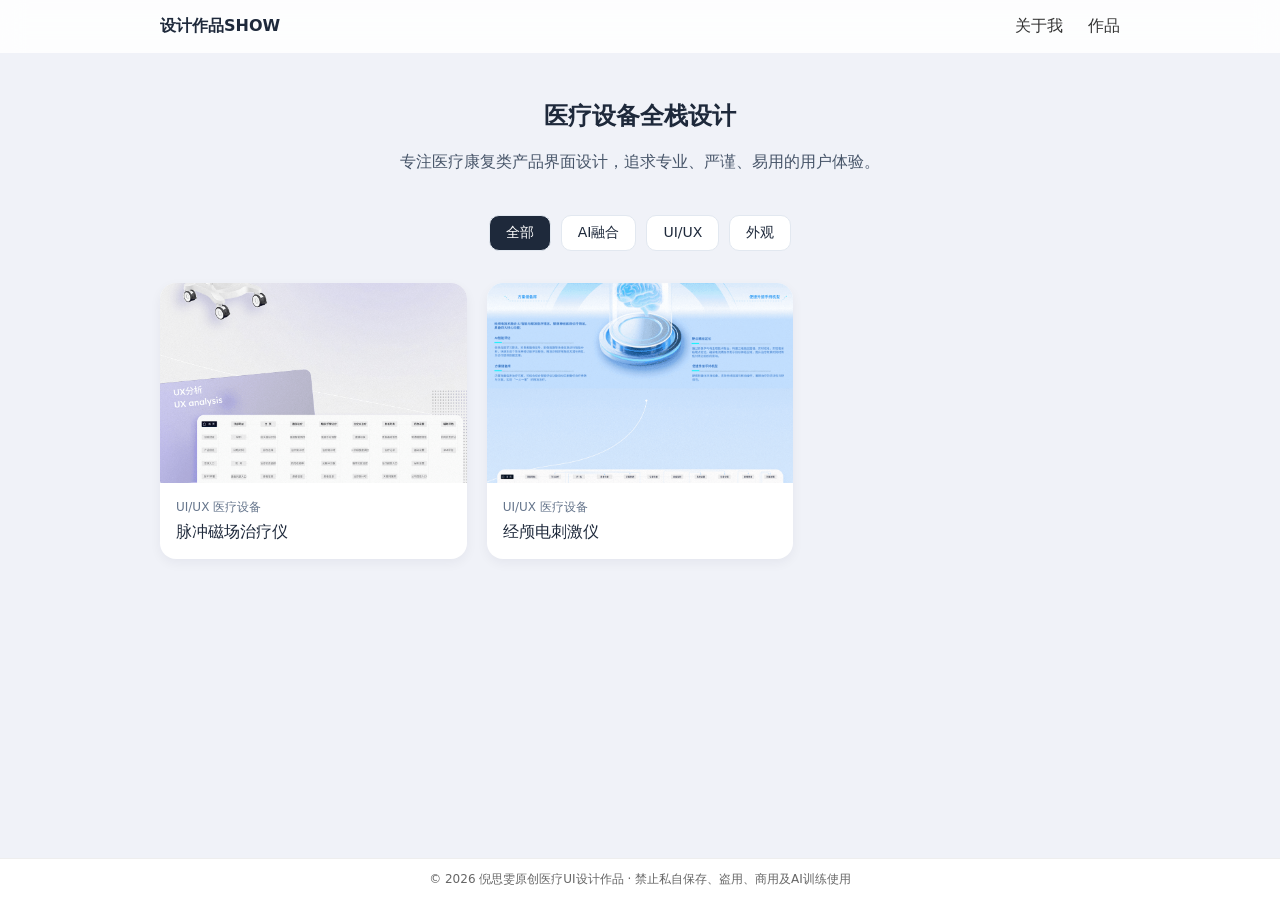
<file: index.html>
<!DOCTYPE html>
<html lang="zh-CN">
<head>
<meta charset="UTF-8">
<meta name="viewport" content="width=device-width, initial-scale=1.0, maximum-scale=1.0, user-scalable=no">
<title>设计NISIWEN作品一览</title>
<style>
*{margin:0;padding:0;box-sizing:border-box}
html{scroll-behavior:smooth}
body{font-family:system-ui,sans-serif;background:#f0f2f8;color:#1E293B;padding-bottom:80px}
header{position:fixed;top:0;left:0;width:100%;background:rgba(255,255,255,.85);backdrop-filter:blur(12px);z-index:90}
.nav{max-width:1000px;margin:0 auto;padding:16px 20px;display:flex;justify-content:space-between;align-items:center}
.logo{font-weight:600}
.menu a{margin-left:20px;text-decoration:none;color:#333}

.about{max-width:700px;margin:0 auto;padding:100px 20px 40px;text-align:center}
.about h2{font-size:24px;margin-bottom:16px}
.about p{color:#475569;line-height:1.7}

.category{display:flex;gap:10px;justify-content:center;margin-bottom:32px;flex-wrap:wrap;padding:0 20px}
.cat{padding:8px 16px;border-radius:10px;background:#fff;border:1px solid #e2e8f0;font-size:14px;cursor:pointer}
.cat.active{background:#1E293B;color:#fff}

.grid{max-width:1000px;margin:0 auto;display:grid;grid-template-columns:repeat(auto-fill,minmax(280px,1fr));gap:20px;padding:0 20px}
.item{background:#fff;border-radius:16px;overflow:hidden;box-shadow:0 4px 12px rgba(0,20,60,.05)}
.thumb-img{width:100%;height:200px;object-fit:cover;display:block}
.info{padding:16px}
.tag{font-size:12px;color:#64748b;margin-bottom:6px}
.title{font-size:16px;font-weight:500}

.modal{display:none;position:fixed;inset:0;background:rgba(0,0,0,.6);z-index:99;padding:16px;align-items:center;justify-content:center}
.modalBox{background:#fff;border-radius:20px;max-width:750px;width:100%;max-height:85vh;overflow-y:auto;padding:20px;position:relative}
.close{position:absolute;right:16px;top:12px;font-size:22px;cursor:pointer}
.modal-img{width:100%;height:auto;border-radius:12px;margin-bottom:12px}

.footer{position:fixed;left:0;bottom:0;width:100%;background:#fff;padding:12px 0;text-align:center;font-size:12px;color:#666;border-top:1px solid #eee}

@media (max-width:600px){
  .grid{grid-template-columns:1fr}
  .about h2{font-size:22px}
  .nav{padding:14px 16px}
}
</style>
</head>

<body>

<header>
  <div class="nav">
    <div class="logo">设计作品SHOW</div>
    <div class="menu">
      <a href="about.html">关于我</a>
      <a href="index.html#works">作品</a>
    </div>
  </div>
</header>

<section class="about">
  <h2>医疗设备全栈设计</h2>
  <p>专注医疗康复类产品界面设计，追求专业、严谨、易用的用户体验。</p>
</section>

<div class="category" id="works">
  <div class="cat active" data-type="all">全部</div>
  <div class="cat" data-type="ai">AI融合</div>
  <div class="cat" data-type="ui">UI/UX</div>
  <div class="cat" data-type="visual">外观</div>
</div>

<div class="grid">
  <div class="item" data-type="ui" onclick="openModal(1)">
    <img src="sxc1.png" class="thumb-img" loading="lazy">
    <div class="info">
      <div class="tag">UI/UX 医疗设备</div>
      <div class="title">脉冲磁场治疗仪</div>
    </div>
  </div>

  <div class="item" data-type="ui" onclick="openModal(2)">
    <img src="JLD1.png" class="thumb-img" loading="lazy">
    <div class="info">
      <div class="tag">UI/UX 医疗设备</div>
      <div class="title">经颅电刺激仪</div>
    </div>
  </div>
</div>

<div class="modal" id="modal1">
  <div class="modalBox">
    <div class="close" onclick="closeModal(1)">×</div>
    <img src="sxc1.png" loading="lazy" class="modal-img">
    <img src="sxc2.png" loading="lazy" class="modal-img">
  </div>
</div>

<div class="modal" id="modal2">
  <div class="modalBox">
    <div class="close" onclick="closeModal(2)">×</div>
    <img src="JLD1.png" loading="lazy" class="modal-img">
    <img src="JLD2.png" loading="lazy" class="modal-img">
    <img src="JLD3.png" loading="lazy" class="modal-img">
  </div>
</div>

<div class="footer">
  © 2026 倪思雯原创医疗UI设计作品 · 禁止私自保存、盗用、商用及AI训练使用
</div>

<script>
function openModal(n){document.getElementById('modal'+n).style.display='flex'}
function closeModal(n){document.getElementById('modal'+n).style.display='none'}

const cats=document.querySelectorAll('.cat');
const items=document.querySelectorAll('.item');
cats.forEach(c=>{
  c.addEventListener('click',()=>{
    cats.forEach(x=>x.classList.remove('active'));
    c.classList.add('active');
    let t=c.dataset.type;
    items.forEach(i=>{
      if(t==='all'||i.dataset.type===t) i.style.display='block';
      else i.style.display='none';
    })
  })
})
</script>

</body>
</html>
</file>
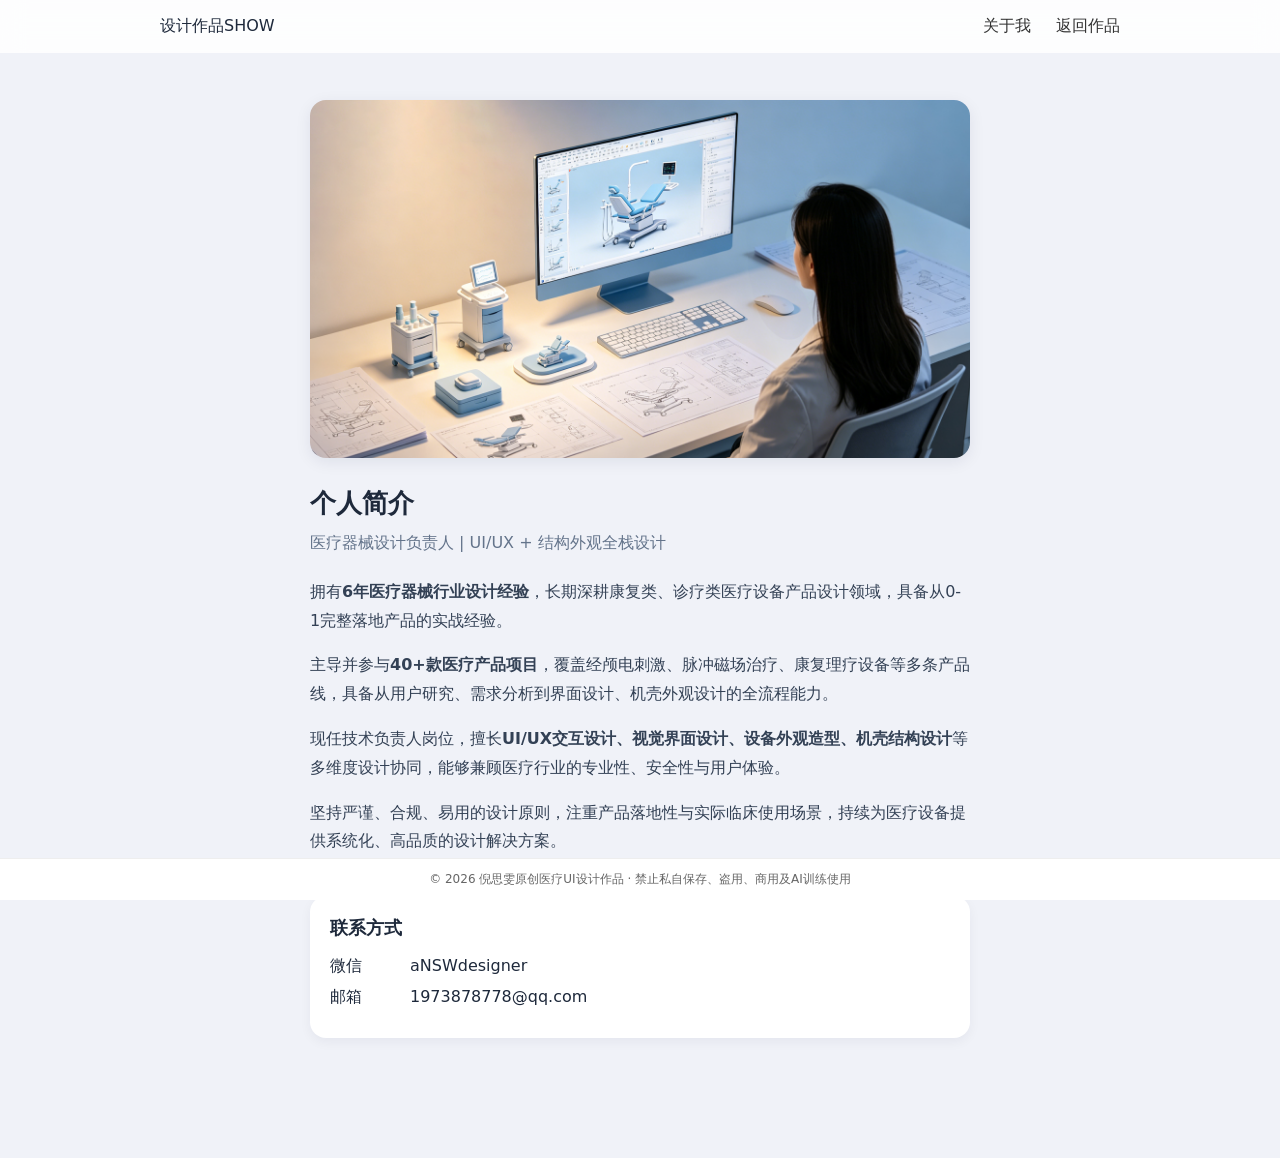
<file: about.html>
<!DOCTYPE html>
<html lang="zh-CN">
<head>
<meta charset="UTF-8">
<meta name="viewport" content="width=device-width, initial-scale=1.0">
<title>关于我 - 医疗设备设计负责人</title>
<style>
*{margin:0;padding:0;box-sizing:border-box}
body{font-family:system-ui,sans-serif;background:#f0f2f8;color:#1E293B;padding-bottom:80px}
header{position:fixed;top:0;left:0;width:100%;background:rgba(255,255,255,.85);backdrop-filter:blur(12px);z-index:90}
.nav{max-width:1000px;margin:auto;padding:16px 20px;display:flex;justify-content:space-between;align-items:center}
.menu a{margin-left:20px;text-decoration:none;color:#333}

.profile{max-width:700px;margin:0 auto;padding:100px 20px 40px}
.profile-img{width:100%;height:auto;border-radius:16px;margin-bottom:24px;box-shadow:0 4px 16px rgba(0,20,60,.08)}
.profile h1{font-size:26px;margin-bottom:12px}
.profile .title{color:#64748b;font-size:16px;margin-bottom:24px}
.profile .content{line-height:1.8;font-size:16px;color:#334155}
.profile .content p{margin-bottom:16px}

/* 联系方式样式 */
.contact{margin-top:40px;padding:20px;background:#fff;border-radius:16px;box-shadow:0 4px 12px rgba(0,20,60,.05)}
.contact h3{margin-bottom:16px;font-size:18px}
.contact .item{display:flex;gap:10px;margin-bottom:10px;font-size:16px}
.contact .label{width:70px;font-weight:500;color:#1E293B}

.footer{position:fixed;left:0;bottom:0;width:100%;background:#fff;padding:12px 0;text-align:center;font-size:12px;color:#666;border-top:1px solid #eee}
</style>
</head>

<body>

<header>
  <div class="nav">
    <div class="logo">设计作品SHOW</div>
    <div class="menu">
      <a href="about.html">关于我</a>
      <a href="index.html">返回作品</a>
    </div>
  </div>
</header>

<div class="profile">
  <img src="medical-bg.jpg" class="profile-img" alt="医疗设计背景">

  <h1>个人简介</h1>
  <div class="title">医疗器械设计负责人 | UI/UX + 结构外观全栈设计</div>

  <div class="content">
    <p>拥有<strong>6年医疗器械行业设计经验</strong>，长期深耕康复类、诊疗类医疗设备产品设计领域，具备从0-1完整落地产品的实战经验。</p>

    <p>主导并参与<strong>40+款医疗产品项目</strong>，覆盖经颅电刺激、脉冲磁场治疗、康复理疗设备等多条产品线，具备从用户研究、需求分析到界面设计、机壳外观设计的全流程能力。</p>

    <p>现任技术负责人岗位，擅长<strong>UI/UX交互设计、视觉界面设计、设备外观造型、机壳结构设计</strong>等多维度设计协同，能够兼顾医疗行业的专业性、安全性与用户体验。</p>

    <p>坚持严谨、合规、易用的设计原则，注重产品落地性与实际临床使用场景，持续为医疗设备提供系统化、高品质的设计解决方案。</p>
  </div>

  <!-- 联系方式 -->
  <div class="contact">
    <h3>联系方式</h3>
    <div class="item">
      <div class="label">微信</div>
      <div>aNSWdesigner</div>
    </div>
    <div class="item">
      <div class="label">邮箱</div>
      <div>1973878778@qq.com</div>
    </div>
  </div>
</div>

<div class="footer">
  © 2026 倪思雯原创医疗UI设计作品 · 禁止私自保存、盗用、商用及AI训练使用
</div>

</body>
</html>
</file>
